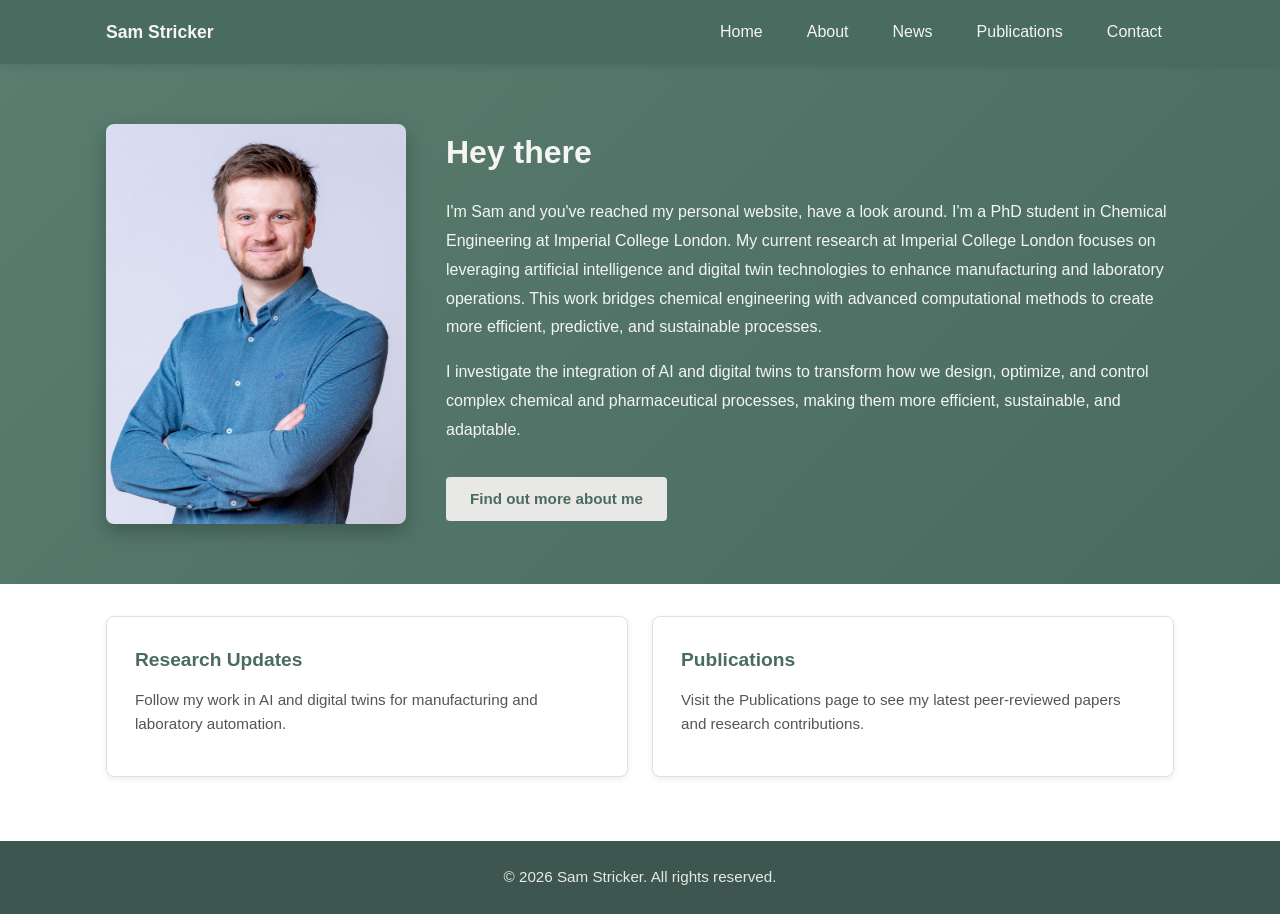
<file: index.html>
<!DOCTYPE html>
<html>

<head>
    <meta charset="utf-8">
    <meta http-equiv="X-UA-Compatible" content="IE=edge">
    <title>Sam Stricker</title>
    <meta name="description" content="Sam Stricker's Website">
    <meta name="viewport" content="width=device-width, initial-scale=1">
    <link rel="stylesheet" href="style.css">
</head>

<body>
    <header class="site-header">
        <div class="container header-inner">
            <a href="index.html" class="logo">Sam Stricker</a>

            <nav id="main-nav" class="main-nav" role="navigation" aria-label="Main Navigation">
                <ul>
                    <li><a href="index.html">Home</a></li>
                    <li><a href="about.html">About</a></li>
                    <li><a href="news.html">News</a></li>
                    <li><a href="publications.html">Publications</a></li>
                    <li><a href="contact.html">Contact</a></li>
                </ul>
            </nav>

            <button class="nav-toggle" aria-expanded="false" aria-controls="main-nav">Menu</button>
        </div>
    </header>

    <main id="home" class="hero">
        <div class="container">
            <div class="home-content">
                <div class="home-image">
                    <img src="img/profil.jpg" alt="Sam Stricker">
                </div>
                <div class="home-research">
                    <h2>Hey there</h2>
                    <p>I'm Sam and you've reached my personal website, have a look around. I'm a PhD student in Chemical
                        Engineering at
                        Imperial College London. My current research at Imperial College London focuses on leveraging
                        artificial
                        intelligence and
                        digital twin technologies to enhance manufacturing and laboratory operations. This work bridges
                        chemical engineering with advanced computational methods to create more efficient, predictive,
                        and sustainable processes.</p>
                    <p>I investigate the integration of AI and digital twins to transform how we design, optimize, and
                        control complex chemical and pharmaceutical processes, making them more efficient, sustainable,
                        and adaptable.</p>
                    <a href="about.html" class="btn-link">Find out more about me</a>
                </div>
            </div>
        </div>
    </main>

    <section class="page-section">
        <div class="container">
            <div class="cards-grid">
                <a href="news.html" class="card">
                    <h3>Research Updates</h3>
                    <p>Follow my work in AI and digital twins for manufacturing and laboratory automation.
                    </p>
                </a>
                <a href="publications.html" class="card">
                    <h3>Publications</h3>
                    <p>Visit the Publications page to see my latest peer-reviewed papers and research contributions.</p>
                </a>
            </div>
        </div>
    </section>

    <footer class="site-footer">
        <p>&copy; 2026 Sam Stricker. All rights reserved.</p>
    </footer>

    <script>
        (function () {
            const navToggle = document.querySelector('.nav-toggle');
            const navList = document.querySelector('.main-nav ul');
            if (!navToggle || !navList) return;
            function updateNavDisplay() {
                if (window.innerWidth > 700) {
                    navList.style.display = '';
                    navList.style.flexDirection = '';
                    navToggle.setAttribute('aria-expanded', 'false');
                } else {
                    const expanded = navToggle.getAttribute('aria-expanded') === 'true';
                    navList.style.display = expanded ? 'flex' : 'none';
                    navList.style.flexDirection = 'column';
                }
            }
            navToggle.addEventListener('click', function () {
                const expanded = this.getAttribute('aria-expanded') === 'true';
                this.setAttribute('aria-expanded', String(!expanded));
                updateNavDisplay();
            });
            window.addEventListener('resize', updateNavDisplay);
            updateNavDisplay();
        })();
    </script>
</body>

</html>
</file>
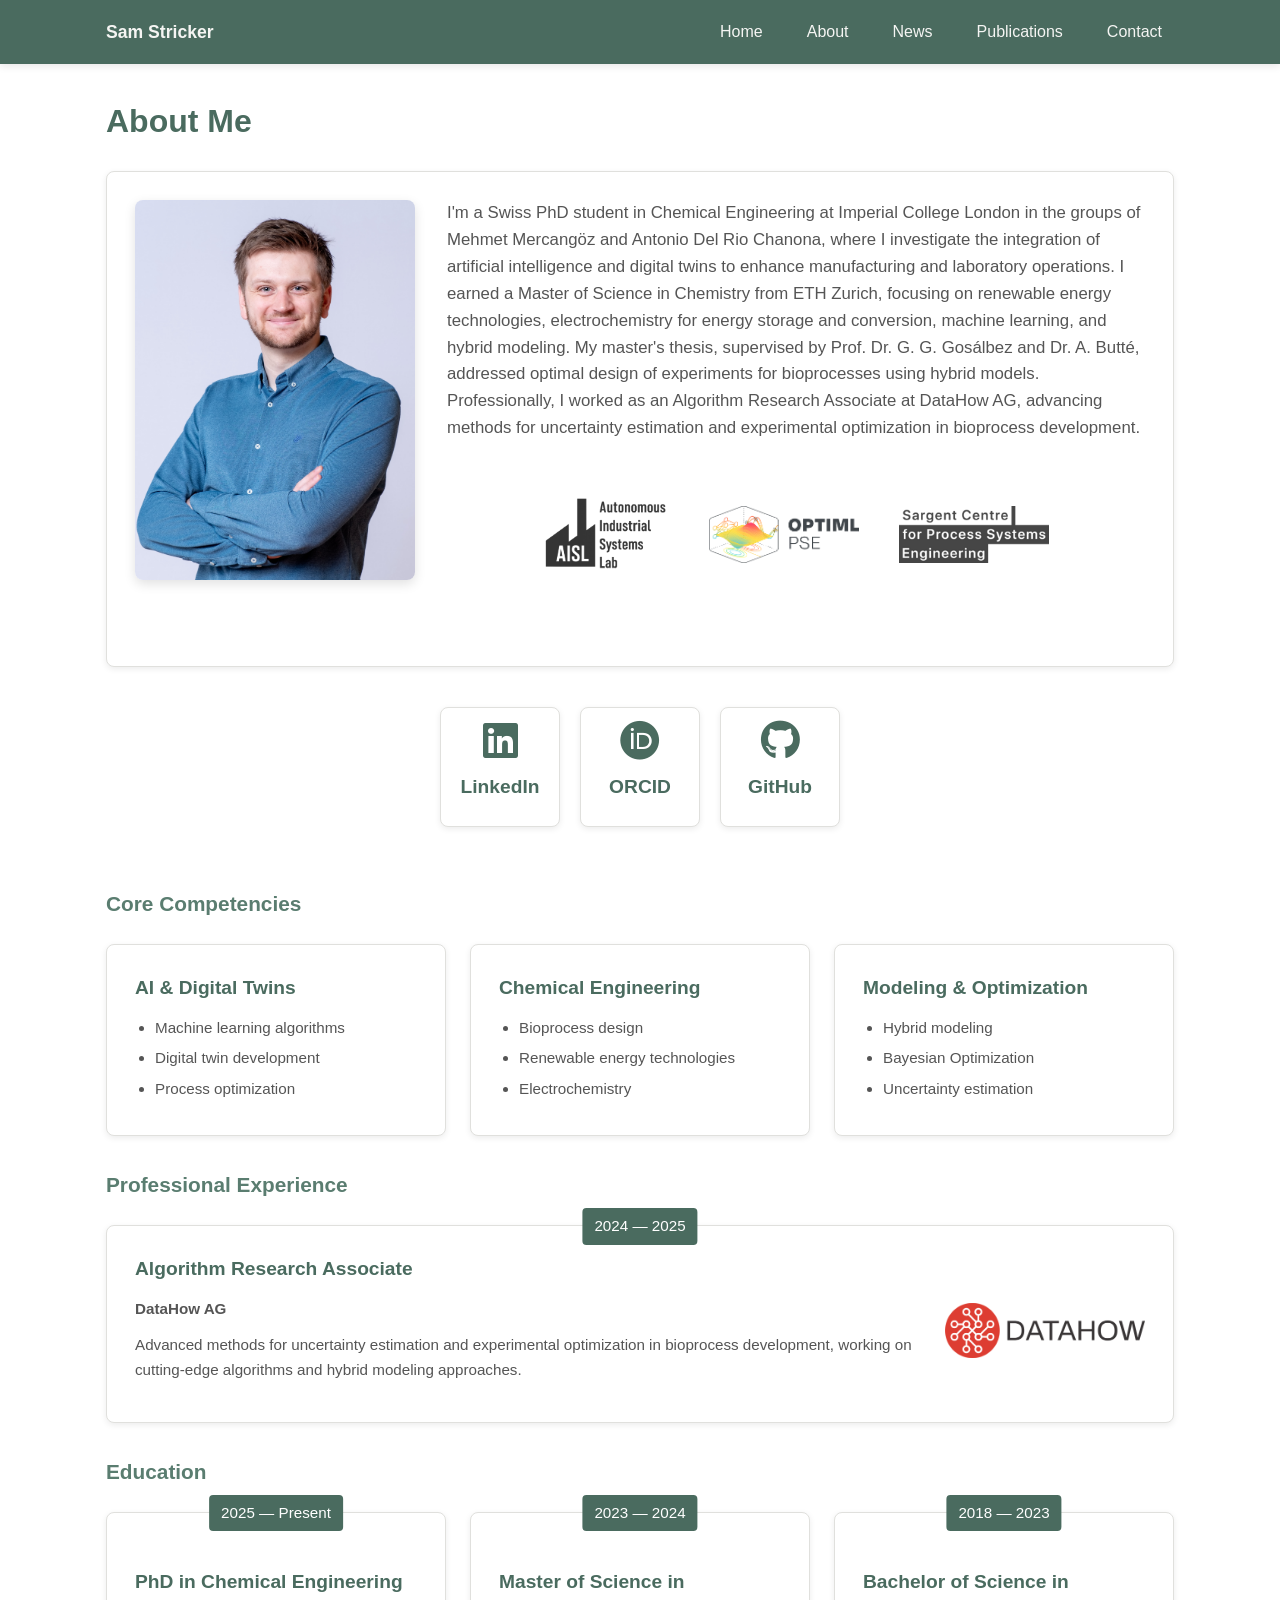
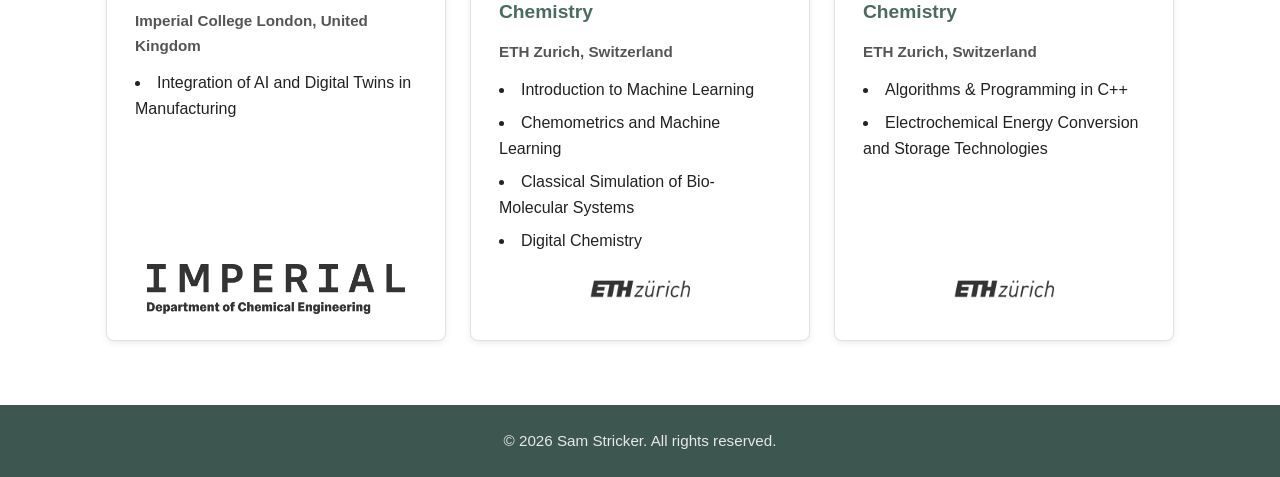
<file: about.html>
<!DOCTYPE html>
<html>

<head>
    <meta charset="utf-8">
    <meta http-equiv="X-UA-Compatible" content="IE=edge">
    <title>About — Sam Stricker</title>
    <meta name="description" content="About Sam Stricker">
    <meta name="viewport" content="width=device-width, initial-scale=1">
    <link rel="stylesheet" href="style.css">
    <link rel="stylesheet" href="https://cdnjs.cloudflare.com/ajax/libs/font-awesome/6.4.0/css/all.min.css">
</head>

<body>
    <header class="site-header">
        <div class="container header-inner">
            <a href="index.html" class="logo">Sam Stricker</a>

            <nav id="main-nav" class="main-nav" role="navigation" aria-label="Main Navigation">
                <ul>
                    <li><a href="index.html">Home</a></li>
                    <li><a href="about.html">About</a></li>
                    <li><a href="news.html">News</a></li>
                    <li><a href="publications.html">Publications</a></li>
                    <li><a href="contact.html">Contact</a></li>
                </ul>
            </nav>

            <button class="nav-toggle" aria-expanded="false" aria-controls="main-nav">Menu</button>
        </div>
    </header>

    <main class="page-section">
        <div class="container">
            <h2>About Me</h2>

            <div class="intro-section card">
                <div class="intro-image">
                    <img src="img/profil.jpg" alt="Sam Stricker">
                </div>
                <div class="intro-text">
                    <p>I'm a Swiss PhD student in Chemical Engineering at Imperial College London in the groups of
                        Mehmet Mercangöz and Antonio Del Rio Chanona, where I investigate the integration of artificial
                        intelligence and digital twins to enhance manufacturing and laboratory operations. I earned a
                        Master of Science in Chemistry from ETH Zurich, focusing on renewable energy technologies,
                        electrochemistry for energy storage and conversion, machine learning, and hybrid modeling. My
                        master's thesis, supervised by Prof. Dr. G. G. Gosálbez and Dr. A. Butté, addressed optimal
                        design of experiments for bioprocesses using hybrid models. Professionally, I worked as an
                        Algorithm Research Associate at DataHow AG, advancing methods for uncertainty estimation and
                        experimental optimization in bioprocess development.</p>
                    <div class="logos-section">
                        <div class="logo-item">
                            <a href="https://www.imperial.ac.uk/chemical-engineering/" target="_blank"
                                rel="noopener noreferrer">
                                <img src="img/AISL_logo.png" alt="Autonomous Industrial Systems Lab">
                            </a>
                        </div>
                        <div class="logo-item">
                            <a href="https://www.optimlpse.co.uk" target="_blank" rel="noopener noreferrer">
                                <img src="img/OptiML_landscape.png" alt="OptiML PSE">
                            </a>
                        </div>
                        <div class="logo-item">
                            <a href="https://sargentcentre.org" target="_blank" rel="noopener noreferrer">
                                <img src="img/Sargent-Centre-Logo.png"
                                    alt="Sargent Centre for Process Systems Engineering">
                            </a>
                        </div>
                    </div>

                </div>
            </div>

            <div class="social-cards">
                <div class="card social-card">
                    <a href="https://www.linkedin.com/in/strickersam/" target="_blank" rel="noopener noreferrer">
                        <i class="fab fa-linkedin"></i>
                        <h3>LinkedIn</h3>
                    </a>
                </div>
                <div class="card social-card">
                    <a href="https://orcid.org/0009-0008-2261-8430" target="_blank" rel="noopener noreferrer">
                        <i class="fab fa-orcid"></i>
                        <h3>ORCID</h3>
                    </a>
                </div>
                <div class="card social-card">
                    <a href="https://github.com/samstricker" target="_blank" rel="noopener noreferrer">
                        <i class="fab fa-github"></i>
                        <h3>GitHub</h3>
                    </a>
                </div>
            </div>

            <!-- Core Competencies -->
            <h3>Core Competencies</h3>
            <div class="cards-grid">
                <div class="card">
                    <h3>AI & Digital Twins</h3>
                    <ul>
                        <li>Machine learning algorithms</li>
                        <li>Digital twin development</li>
                        <li>Process optimization</li>
                    </ul>
                </div>
                <div class="card">
                    <h3>Chemical Engineering</h3>
                    <ul>
                        <li>Bioprocess design</li>
                        <li>Renewable energy technologies</li>
                        <li>Electrochemistry</li>
                    </ul>
                </div>
                <div class="card">
                    <h3>Modeling & Optimization</h3>
                    <ul>
                        <li>Hybrid modeling</li>
                        <li>Bayesian Optimization</li>
                        <li>Uncertainty estimation</li>
                    </ul>
                </div>
            </div>

            <!-- Professional Experience -->
            <h3>Professional Experience</h3>
            <div class="card card-with-logo">
                <div class="card-content">
                    <div class="card-header">
                        <p class="card-date">2024 — 2025</p>
                        <h3 style="margin-top: 0; margin-bottom: 0;">Algorithm Research Associate</h3>
                    </div>
                    <p class="card-subtitle">DataHow AG</p>
                    <p>Advanced methods for uncertainty estimation and experimental optimization in bioprocess
                        development,
                        working on cutting-edge algorithms and hybrid modeling approaches.</p>
                </div>
                <div class="card-logo">
                    <a href="https://www.datahow.ch/" target="_blank" rel="noopener noreferrer">
                        <img src="img/DataHowLogo.png" alt="DataHow AG">
                    </a>
                </div>
            </div>

            <!-- Education -->
            <h3>Education</h3>
            <div class="cards-grid">
                <div class="card">
                    <div class="card-header">
                        <p class="card-date">2025 — Present</p>
                        <br>
                        <h3>PhD in Chemical Engineering</h3>
                    </div>
                    <p class="card-subtitle">Imperial College London, United Kingdom</p>
                    <li>Integration of AI and Digital Twins in Manufacturing</li>
                    <div class="card-institution-logo">
                        <a href="https://www.imperial.ac.uk/chemical-engineering/" target="_blank"
                            rel="noopener noreferrer">
                            <img src="img/Dep_Chem_Eng_sub_brand_large_RGB_black.png" alt="Imperial College London">
                        </a>
                    </div>
                </div>
                <div class="card">
                    <div class="card-header">
                        <br>
                        <h3>Master of Science in Chemistry</h3>
                        <p class="card-date">2023 — 2024</p>
                    </div>
                    <p class="card-subtitle">ETH Zurich, Switzerland</p>
                    <li>Introduction to Machine Learning</li>
                    <li>Chemometrics and Machine Learning</li>
                    <li>Classical Simulation of Bio-Molecular Systems</li>
                    <li>Digital Chemistry</li>
                    <div class="card-institution-logo">
                        <a href="https://chab.ethz.ch/en/" target="_blank" rel="noopener noreferrer">
                            <img src="img/eth_logo.png" alt="ETH Zurich">
                        </a>
                    </div>
                </div>
                <div class="card">
                    <div class="card-header">
                        <br>
                        <h3>Bachelor of Science in Chemistry</h3>
                        <p class="card-date">2018 — 2023</p>
                    </div>
                    <p class="card-subtitle">ETH Zurich, Switzerland</p>
                    <li>Algorithms & Programming in C++</li>
                    <li>Electrochemical Energy Conversion and Storage Technologies</li>
                    <div class="card-institution-logo">
                        <a href="https://chab.ethz.ch/en/" target="_blank" rel="noopener noreferrer">
                            <img src="img/eth_logo.png" alt="ETH Zurich">
                        </a>
                    </div>
                </div>
            </div>




        </div>
    </main>

    <footer class="site-footer">
        <p>&copy; 2026 Sam Stricker. All rights reserved.</p>
    </footer>

    <script>
        (function () {
            const navToggle = document.querySelector('.nav-toggle');
            const navList = document.querySelector('.main-nav ul');
            if (!navToggle || !navList) return;
            function updateNavDisplay() {
                if (window.innerWidth > 700) {
                    navList.style.display = '';
                    navList.style.flexDirection = '';
                    navToggle.setAttribute('aria-expanded', 'false');
                } else {
                    const expanded = navToggle.getAttribute('aria-expanded') === 'true';
                    navList.style.display = expanded ? 'flex' : 'none';
                    navList.style.flexDirection = 'column';
                }
            }
            navToggle.addEventListener('click', function () {
                const expanded = this.getAttribute('aria-expanded') === 'true';
                this.setAttribute('aria-expanded', String(!expanded));
                updateNavDisplay();
            });
            window.addEventListener('resize', updateNavDisplay);
            updateNavDisplay();
        })();
    </script>
</body>

</html>
</file>
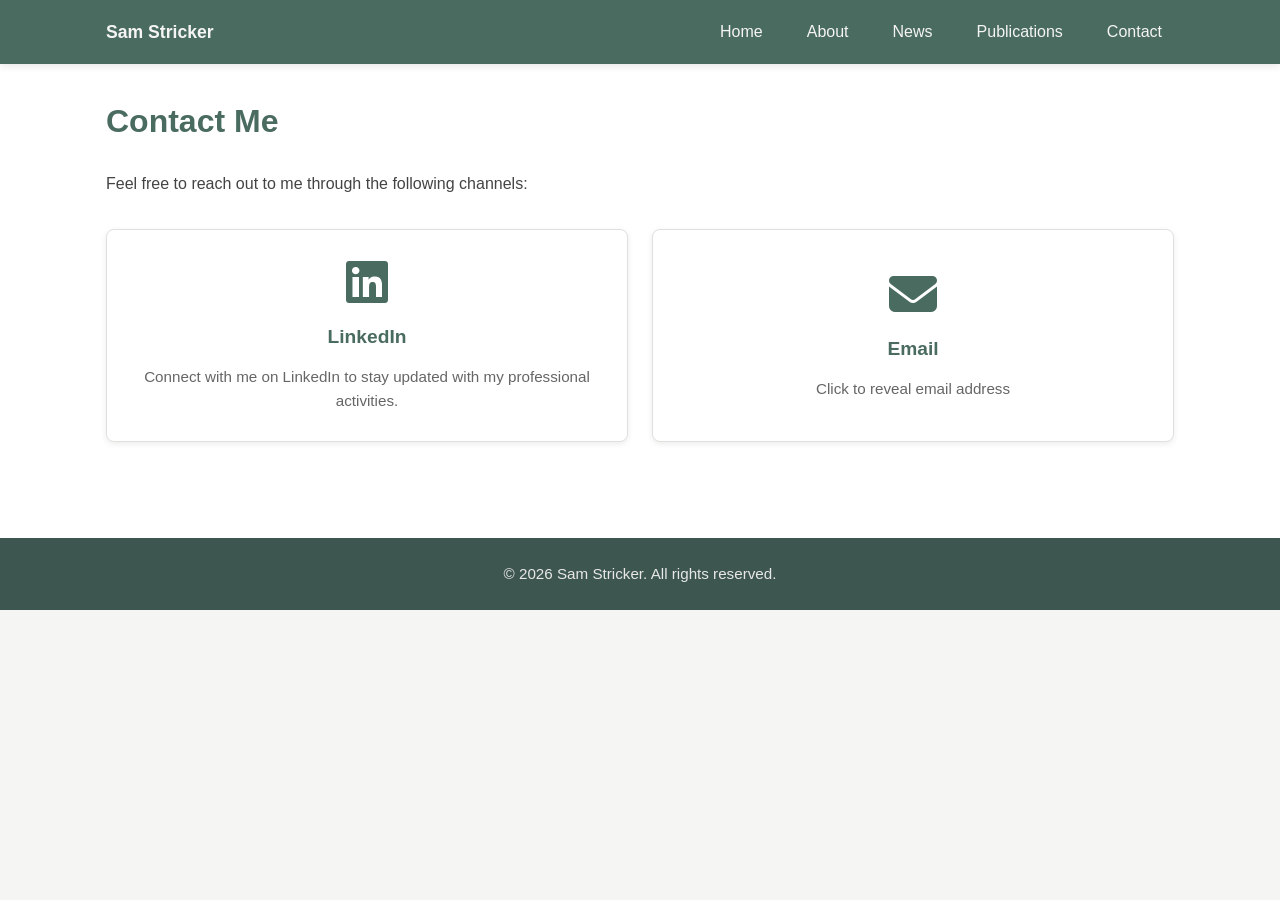
<file: contact.html>
<!DOCTYPE html>
<html>

<head>
    <meta charset="utf-8">
    <meta http-equiv="X-UA-Compatible" content="IE=edge">
    <title>Contact — Sam Stricker</title>
    <meta name="description" content="Contact Sam Stricker">
    <meta name="viewport" content="width=device-width, initial-scale=1">
    <link rel="stylesheet" href="style.css">
    <link rel="stylesheet" href="https://cdnjs.cloudflare.com/ajax/libs/font-awesome/6.4.0/css/all.min.css">
</head>

<body>
    <header class="site-header">
        <div class="container header-inner">
            <a href="index.html" class="logo">Sam Stricker</a>

            <nav id="main-nav" class="main-nav" role="navigation" aria-label="Main Navigation">
                <ul>
                    <li><a href="index.html">Home</a></li>
                    <li><a href="about.html">About</a></li>
                    <li><a href="news.html">News</a></li>
                    <li><a href="publications.html">Publications</a></li>
                    <li><a href="contact.html">Contact</a></li>
                </ul>
            </nav>

            <button class="nav-toggle" aria-expanded="false" aria-controls="main-nav">Menu</button>
        </div>
    </header>

    <main class="page-section">
        <div class="container">
            <h2>Contact Me</h2>
            <p>Feel free to reach out to me through the following channels:</p>

            <div class="contact-cards">
                <div class="card contact-card">
                    <a href="https://www.linkedin.com/in/strickersam/" target="_blank" rel="noopener noreferrer">
                        <i class="fab fa-linkedin"></i>
                        <h3>LinkedIn</h3>
                        <p>Connect with me on LinkedIn to stay updated with my professional activities.</p>
                    </a>
                </div>
                <div class="card contact-card">
                    <a href="javascript:void(0)" onclick="revealEmail()" class="email-toggle">
                        <i class="fas fa-envelope"></i>
                        <h3>Email</h3>
                        <p id="email-display">Click to reveal email address</p>
                    </a>
                </div>
            </div>
        </div>
    </main>

    <footer class="site-footer">
        <p>&copy; 2026 Sam Stricker. All rights reserved.</p>
    </footer>

    <script>
        // Email reveal function
        function revealEmail() {
            const emailDisplay = document.getElementById('email-display');
            const email = 'sam' + 'uel.' + 'str' + 'icker25' + '@' + 'imperial.ac.uk';
            if (emailDisplay.textContent === 'Click to reveal email address') {
                emailDisplay.textContent = email;
                emailDisplay.style.fontWeight = 'bold';
            } else {
                emailDisplay.textContent = 'Click to reveal email address';
                emailDisplay.style.fontWeight = 'normal';
            }
        }

        // Navigation toggle
        (function () {
            const navToggle = document.querySelector('.nav-toggle');
            const navList = document.querySelector('.main-nav ul');
            if (!navToggle || !navList) return;
            function updateNavDisplay() {
                if (window.innerWidth > 700) {
                    navList.style.display = '';
                    navList.style.flexDirection = '';
                    navToggle.setAttribute('aria-expanded', 'false');
                } else {
                    const expanded = navToggle.getAttribute('aria-expanded') === 'true';
                    navList.style.display = expanded ? 'flex' : 'none';
                    navList.style.flexDirection = 'column';
                }
            }
            navToggle.addEventListener('click', function () {
                const expanded = this.getAttribute('aria-expanded') === 'true';
                this.setAttribute('aria-expanded', String(!expanded));
                updateNavDisplay();
            });
            window.addEventListener('resize', updateNavDisplay);
            updateNavDisplay();
        })();
    </script>
</body>

</html>
</file>
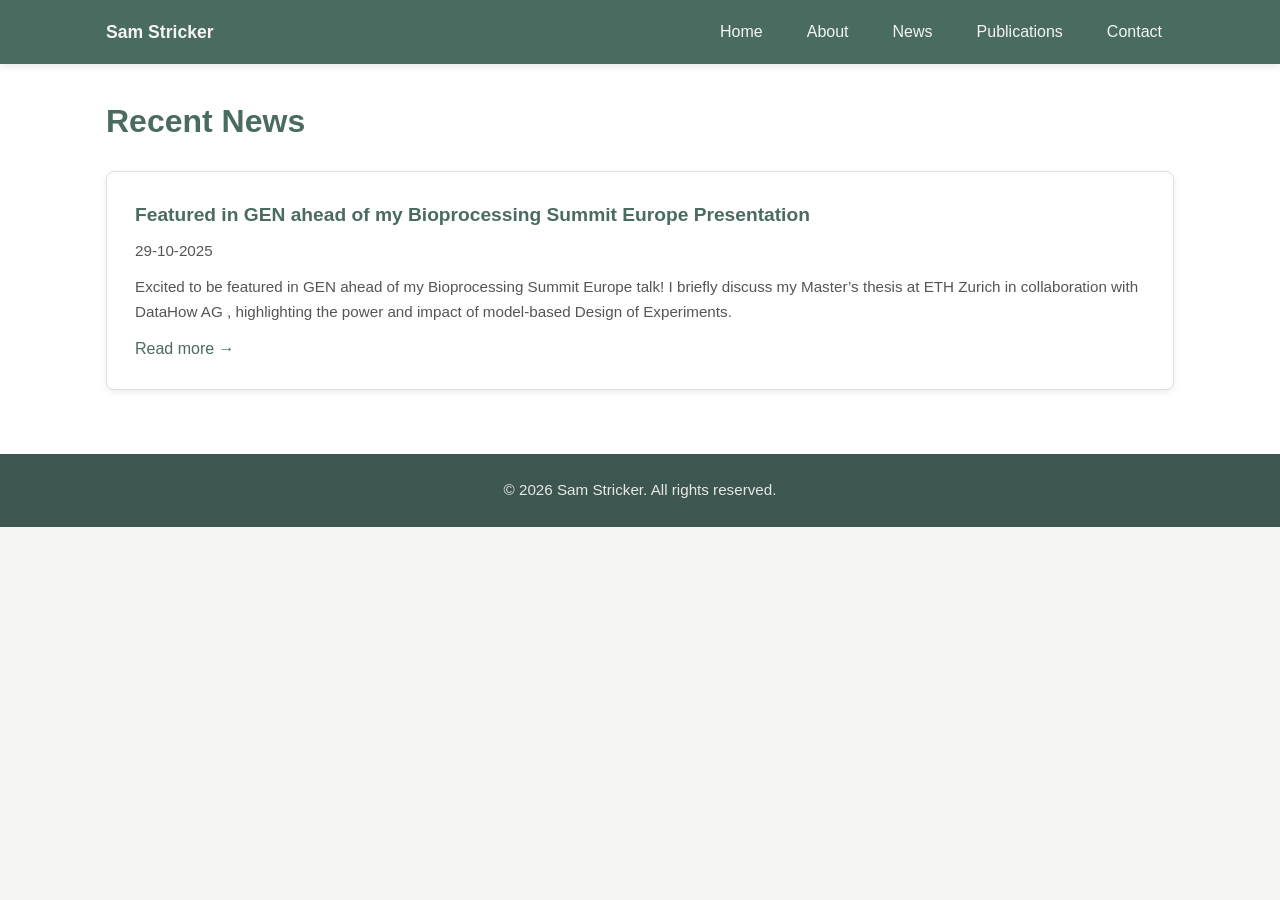
<file: news.html>
<!DOCTYPE html>
<html>

<head>
    <meta charset="utf-8">
    <meta http-equiv="X-UA-Compatible" content="IE=edge">
    <title>News — Sam Stricker</title>
    <meta name="description" content="News and updates from Sam Stricker">
    <meta name="viewport" content="width=device-width, initial-scale=1">
    <link rel="stylesheet" href="style.css">
</head>

<body>
    <header class="site-header">
        <div class="container header-inner">
            <a href="index.html" class="logo">Sam Stricker</a>

            <nav id="main-nav" class="main-nav" role="navigation" aria-label="Main Navigation">
                <ul>
                    <li><a href="index.html">Home</a></li>
                    <li><a href="about.html">About</a></li>
                    <li><a href="news.html">News</a></li>
                    <li><a href="publications.html">Publications</a></li>
                    <li><a href="contact.html">Contact</a></li>
                </ul>
            </nav>

            <button class="nav-toggle" aria-expanded="false" aria-controls="main-nav">Menu</button>
        </div>
    </header>

    <main class="page-section">
        <div class="container">
            <h2>Recent News</h2>

            <div id="news-container" class="cards-grid">
                <!-- News cards will be populated from CSV -->
            </div>
        </div>
    </main>

    <footer class="site-footer">
        <p>&copy; 2026 Sam Stricker. All rights reserved.</p>
    </footer>

    <script>
        // CSV Parsing and Card Generation
        async function loadNewsFromCSV() {
            try {
                const response = await fetch('data/news_data.csv');
                const csvText = await response.text();
                const rows = parseCSV(csvText);
                const newsContainer = document.getElementById('news-container');

                // Skip header row and create cards for each data row
                rows.slice(1).forEach(row => {
                    if (row.length >= 5) {
                        const [title, date, text, imagePath, link] = row;
                        const card = createNewsCard(title, date, text, imagePath, link);
                        newsContainer.appendChild(card);
                    }
                });
            } catch (error) {
                console.error('Error loading news CSV:', error);
                document.getElementById('news-container').innerHTML =
                    '<p>Unable to load news at this time.</p>';
            }
        }

        function parseCSV(text) {
            const rows = [];
            let currentRow = [];
            let currentCell = '';
            let insideQuotes = false;

            for (let i = 0; i < text.length; i++) {
                const char = text[i];
                const nextChar = text[i + 1];

                if (char === '"') {
                    if (insideQuotes && nextChar === '"') {
                        currentCell += '"';
                        i++;
                    } else {
                        insideQuotes = !insideQuotes;
                    }
                } else if (char === ',' && !insideQuotes) {
                    currentRow.push(currentCell.trim());
                    currentCell = '';
                } else if ((char === '\n' || char === '\r') && !insideQuotes) {
                    if (currentCell || currentRow.length > 0) {
                        currentRow.push(currentCell.trim());
                        if (currentRow.some(cell => cell.length > 0)) {
                            rows.push(currentRow);
                        }
                        currentRow = [];
                        currentCell = '';
                    }
                    if (char === '\r' && nextChar === '\n') {
                        i++;
                    }
                } else {
                    currentCell += char;
                }
            }

            if (currentCell || currentRow.length > 0) {
                currentRow.push(currentCell.trim());
                if (currentRow.some(cell => cell.length > 0)) {
                    rows.push(currentRow);
                }
            }

            return rows;
        }

        function createNewsCard(title, date, text, imagePath, link) {
            const card = document.createElement('div');
            card.className = 'card news-card';

            const imageHtml = imagePath ? `<img src="${imagePath}" alt="${title}" class="news-card-image">` : '';

            card.innerHTML = `
                ${imageHtml}
                <div class="news-card-content">
                    <h3>${title}</h3>
                    <p class="news-date">${date}</p>
                    <p>${text}</p>
                    <a href="${link}" target="_blank" rel="noopener noreferrer" class="news-link">Read more →</a>
                </div>
            `;

            return card;
        }

        // Navigation toggle
        (function () {
            const navToggle = document.querySelector('.nav-toggle');
            const navList = document.querySelector('.main-nav ul');
            if (!navToggle || !navList) return;
            function updateNavDisplay() {
                if (window.innerWidth > 700) {
                    navList.style.display = '';
                    navList.style.flexDirection = '';
                    navToggle.setAttribute('aria-expanded', 'false');
                } else {
                    const expanded = navToggle.getAttribute('aria-expanded') === 'true';
                    navList.style.display = expanded ? 'flex' : 'none';
                    navList.style.flexDirection = 'column';
                }
            }
            navToggle.addEventListener('click', function () {
                const expanded = this.getAttribute('aria-expanded') === 'true';
                this.setAttribute('aria-expanded', String(!expanded));
                updateNavDisplay();
            });
            window.addEventListener('resize', updateNavDisplay);
            updateNavDisplay();
        })();

        // Load news when page loads
        document.addEventListener('DOMContentLoaded', loadNewsFromCSV);
    </script>
</body>

</html>
</file>
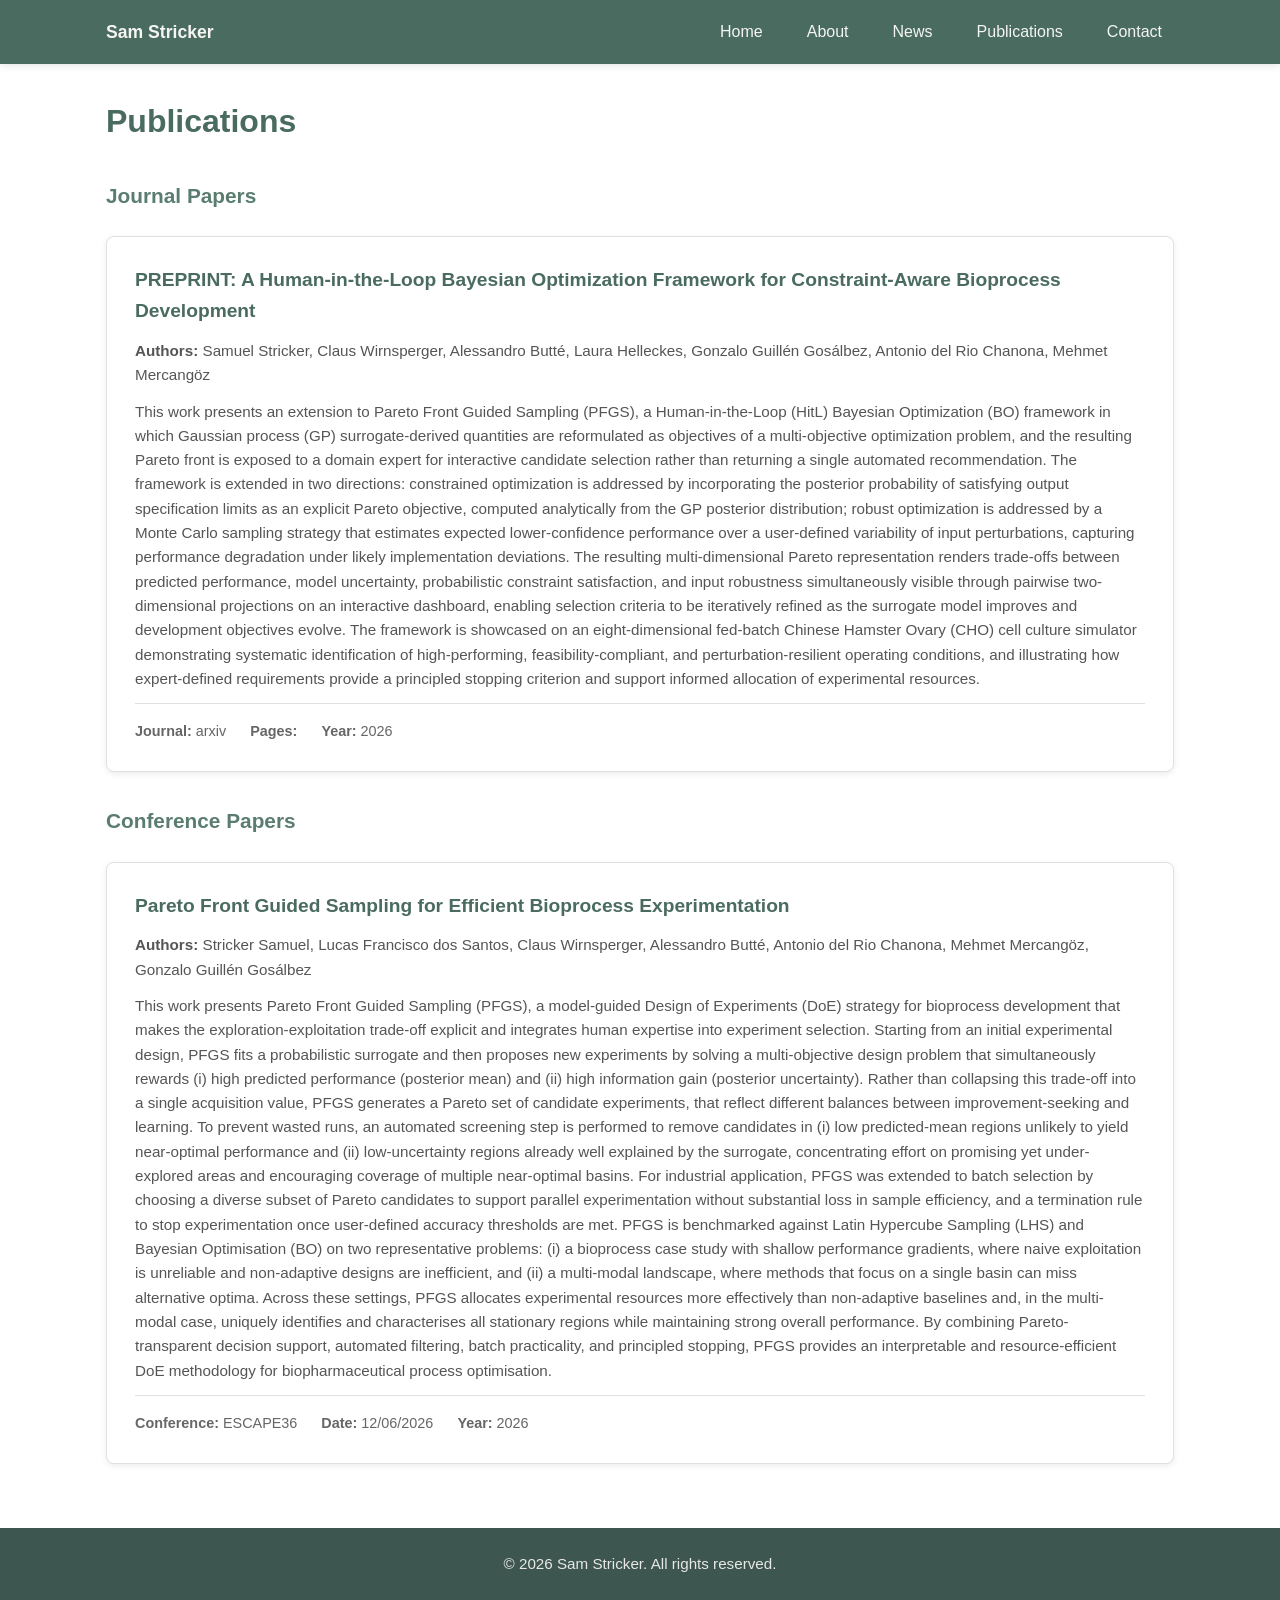
<file: publications.html>
<!DOCTYPE html>
<html>

<head>
    <meta charset="utf-8">
    <meta http-equiv="X-UA-Compatible" content="IE=edge">
    <title>Publications — Sam Stricker</title>
    <meta name="description" content="Publications by Sam Stricker">
    <meta name="viewport" content="width=device-width, initial-scale=1">
    <link rel="stylesheet" href="style.css">
</head>

<body>
    <header class="site-header">
        <div class="container header-inner">
            <a href="index.html" class="logo">Sam Stricker</a>

            <nav id="main-nav" class="main-nav" role="navigation" aria-label="Main Navigation">
                <ul>
                    <li><a href="index.html">Home</a></li>
                    <li><a href="about.html">About</a></li>
                    <li><a href="news.html">News</a></li>
                    <li><a href="publications.html">Publications</a></li>
                    <li><a href="contact.html">Contact</a></li>
                </ul>
            </nav>

            <button class="nav-toggle" aria-expanded="false" aria-controls="main-nav">Menu</button>
        </div>
    </header>

    <main class="page-section">
        <div class="container">
            <h2>Publications</h2>

            <h3>Journal Papers</h3>
            <div id="publications-container">
                <!-- Publications will be populated from CSV -->
            </div>

            <div id="conference-section" style="display: none;">
                <h3>Conference Papers</h3>
                <div id="conference-publications-container">
                    <!-- Conference papers will be populated from CSV -->
                </div>
            </div>
        </div>
    </main>

    <footer class="site-footer">
        <p>&copy; 2026 Sam Stricker. All rights reserved.</p>
    </footer>

    <script>
        // CSV Parsing and Card Generation
        async function loadPublicationsFromCSV() {
            try {
                const response = await fetch('data/journal_papers.csv');
                const csvText = await response.text();
                const rows = parseCSV(csvText);
                const container = document.getElementById('publications-container');

                // Check if there are any publications (more than just the header)
                if (rows.length <= 1) {
                    container.innerHTML = '<p>I\'m working on some publications. They will be here as soon as they are published.</p>';
                    return;
                }

                // Skip header row and create cards for each data row
                rows.slice(1).forEach(row => {
                    if (row.length >= 8) {
                        const [title, imagePath, authors, text, journal, page, year, link] = row;
                        const card = createPublicationCard(title, imagePath, authors, text, journal, page, year, link);
                        container.appendChild(card);
                    }
                });
            } catch (error) {
                console.error('Error loading publications CSV:', error);
                document.getElementById('publications-container').innerHTML =
                    '<p>Unable to load publications at this time.</p>';
            }
        }

        function parseCSV(text) {
            const rows = [];
            let currentRow = [];
            let currentCell = '';
            let insideQuotes = false;

            for (let i = 0; i < text.length; i++) {
                const char = text[i];
                const nextChar = text[i + 1];

                if (char === '"') {
                    if (insideQuotes && nextChar === '"') {
                        currentCell += '"';
                        i++;
                    } else {
                        insideQuotes = !insideQuotes;
                    }
                } else if (char === ',' && !insideQuotes) {
                    currentRow.push(currentCell.trim());
                    currentCell = '';
                } else if ((char === '\n' || char === '\r') && !insideQuotes) {
                    if (currentCell || currentRow.length > 0) {
                        currentRow.push(currentCell.trim());
                        if (currentRow.some(cell => cell.length > 0)) {
                            rows.push(currentRow);
                        }
                        currentRow = [];
                        currentCell = '';
                    }
                    if (char === '\r' && nextChar === '\n') {
                        i++;
                    }
                } else {
                    currentCell += char;
                }
            }

            if (currentCell || currentRow.length > 0) {
                currentRow.push(currentCell.trim());
                if (currentRow.some(cell => cell.length > 0)) {
                    rows.push(currentRow);
                }
            }

            return rows;
        }

        function createPublicationCard(title, imagePath, authors, text, journal, page, year, link) {
            const cardLink = document.createElement('a');
            cardLink.href = link;
            cardLink.target = '_blank';
            cardLink.rel = 'noopener noreferrer';
            cardLink.className = 'publication-card-link';

            const card = document.createElement('div');
            card.className = 'publication-card card';

            const imageHtml = imagePath ? `<img src="${imagePath}" alt="${title}" class="publication-image">` : '';

            card.innerHTML = `
                <div class="publication-content">
                    <h3>${title}</h3>
                    <p class="publication-authors"><strong>Authors:</strong> ${authors}</p>
                    <p>${text}</p>
                    <div class="publication-details">
                        <p><strong>Journal:</strong> ${journal}</p>
                        <p><strong>Pages:</strong> ${page}</p>
                        <p><strong>Year:</strong> ${year}</p>
                    </div>
                </div>
                ${imageHtml}
            `;

            cardLink.appendChild(card);
            return cardLink;
        }

        // Navigation toggle
        (function () {
            const navToggle = document.querySelector('.nav-toggle');
            const navList = document.querySelector('.main-nav ul');
            if (!navToggle || !navList) return;
            function updateNavDisplay() {
                if (window.innerWidth > 700) {
                    navList.style.display = '';
                    navList.style.flexDirection = '';
                    navToggle.setAttribute('aria-expanded', 'false');
                } else {
                    const expanded = navToggle.getAttribute('aria-expanded') === 'true';
                    navList.style.display = expanded ? 'flex' : 'none';
                    navList.style.flexDirection = 'column';
                }
            }
            navToggle.addEventListener('click', function () {
                const expanded = this.getAttribute('aria-expanded') === 'true';
                this.setAttribute('aria-expanded', String(!expanded));
                updateNavDisplay();
            });
            window.addEventListener('resize', updateNavDisplay);
            updateNavDisplay();
        })();

        // Load conference papers from CSV
        async function loadConferencePapersFromCSV() {
            try {
                const response = await fetch('data/conference_papers.csv');
                const csvText = await response.text();
                const rows = parseCSV(csvText);
                const conferenceSection = document.getElementById('conference-section');
                const container = document.getElementById('conference-publications-container');

                // Check if there are any conference papers (more than just the header)
                if (rows.length <= 1) {
                    // Don't display anything if empty
                    conferenceSection.style.display = 'none';
                    return;
                }

                // Show section if there is data
                conferenceSection.style.display = 'block';

                // Skip header row and create cards for each data row
                rows.slice(1).forEach(row => {
                    if (row.length >= 8) {
                        const [title, imagePath, authors, text, conference, date, year, link] = row;
                        const card = createConferencePaperCard(title, imagePath, authors, text, conference, date, year, link);
                        container.appendChild(card);
                    }
                });
            } catch (error) {
                console.error('Error loading conference papers CSV:', error);
                document.getElementById('conference-section').style.display = 'none';
            }
        }

        function createConferencePaperCard(title, imagePath, authors, text, conference, date, year, link) {
            const cardLink = document.createElement('a');
            cardLink.href = link;
            cardLink.target = '_blank';
            cardLink.rel = 'noopener noreferrer';
            cardLink.className = 'publication-card-link';

            const card = document.createElement('div');
            card.className = 'publication-card card';

            const imageHtml = imagePath ? `<img src="${imagePath}" alt="${title}" class="publication-image">` : '';

            card.innerHTML = `
                <div class="publication-content">
                    <h3>${title}</h3>
                    <p class="publication-authors"><strong>Authors:</strong> ${authors}</p>
                    <p>${text}</p>
                    <div class="publication-details">
                        <p><strong>Conference:</strong> ${conference}</p>
                        <p><strong>Date:</strong> ${date}</p>
                        <p><strong>Year:</strong> ${year}</p>
                    </div>
                </div>
                ${imageHtml}
            `;

            cardLink.appendChild(card);
            return cardLink;
        }

        // Load publications when page loads
        document.addEventListener('DOMContentLoaded', function () {
            loadPublicationsFromCSV();
            loadConferencePapersFromCSV();
        });
    </script>
</body>

</html>
</file>
<file: style.css>
/* Basic layout and reset */
* {
	box-sizing: border-box;
	margin: 0;
	padding: 0;
}

body {
	font-family: -apple-system, BlinkMacSystemFont, 'Segoe UI', Roboto, Arial, sans-serif;
	color: #222;
	line-height: 1.6;
	background-color: #f5f5f3;
}

.container {
	max-width: 1100px;
	margin: 0 auto;
	padding: 0 16px;
}

/* Header / Navigation */
.site-header {
	background: #4a6b5f;
	box-shadow: 0 2px 8px rgba(0, 0, 0, 0.1);
	position: sticky;
	top: 0;
	z-index: 50;
}

.header-inner {
	display: flex;
	align-items: center;
	justify-content: space-between;
	height: 64px;
}

.logo {
	font-weight: 700;
	color: #f5f5f3;
	text-decoration: none;
	font-size: 1.1rem;
}

.logo:hover {
	text-decoration: none;
}

.main-nav ul {
	list-style: none;
	display: flex;
	gap: 20px;
	align-items: center;
}

.main-nav a {
	text-decoration: none;
	color: #f5f5f3;
	padding: 8px 12px;
	border-radius: 4px;
	border: none;
	transition: background-color 0.2s ease;
}

/* remove any visual separators (vertical bars) between items */
.main-nav li::before,
.main-nav li::after {
	display: none !important;
}

.main-nav a:hover {
	background: rgba(255, 255, 255, 0.15);
	text-decoration: none;
}

/* keep an accessible but subtle focus ring instead of default outline */
.main-nav a:focus {
	outline: 2px solid rgba(255, 255, 255, 0.4);
	outline-offset: 2px;
}

.nav-toggle {
	display: none;
	background: transparent;
	border: 1px solid #f5f5f3;
	padding: 8px 10px;
	border-radius: 6px;
	font-size: 0.95rem;
	color: #f5f5f3;
}

/* Hero */
.hero {
	position: relative;
	padding: 60px 0;
	background: linear-gradient(135deg, #5a7d70 0%, #4a6b5f 100%);
	overflow: hidden;
}

.hero .container {
	position: relative;
	z-index: 1;
}

.hero h1 {
	font-size: 2.5rem;
	margin-bottom: 16px;
	color: #f5f5f3;
}

.hero p {
	color: #e8e8e6;
	font-size: 1.1rem;
}

/* Home Page Content */
.home-content {
	display: grid;
	grid-template-columns: 300px 1fr;
	gap: 40px;
	align-items: center;
	margin-bottom: 0;
}

.home-image {
	width: 300px;
	height: 400px;
	border-radius: 8px;
	overflow: hidden;
	box-shadow: 0 8px 20px rgba(0, 0, 0, 0.25);
}

.home-image img {
	width: 100%;
	height: 100%;
	object-fit: cover;
	display: block;
}

.home-research {
	padding: 0;
}

.home-research h2 {
	color: #f5f5f3;
	margin-bottom: 20px;
	font-size: 2rem;
}

.home-research p {
	color: #f5f5f3;
	margin-bottom: 16px;
	line-height: 1.8;
	font-size: 1rem;
}

/* Link Button */
.btn-link {
	display: inline-block;
	margin-top: 16px;
	padding: 10px 24px;
	background: #e8e8e6;
	color: #4a6b5f;
	text-decoration: none;
	border-radius: 4px;
	font-weight: 600;
	font-size: 0.95rem;
	transition: background-color 0.2s ease, color 0.2s ease;
}

.btn-link:hover {
	background: #f5f5f3;
	color: #3d5650;
}

/* Social Cards */
.social-cards {
	display: flex;
	justify-content: center;
	gap: 20px;
	margin: 40px 0 60px 0;
	flex-wrap: nowrap;
}

.social-card {
	padding: 0;
	overflow: hidden;
	text-align: center;
	flex: 0 1 auto;
	width: 120px;
	height: 120px;
}

.social-card a {
	display: flex;
	flex-direction: column;
	align-items: center;
	justify-content: center;
	height: 100%;
	padding: 16px;
	text-decoration: none;
	color: inherit;
	transition: background-color 0.2s ease, transform 0.2s ease;
}

.social-card a:hover {
	background: transparent;
	text-decoration: none;
}

.social-card i {
	font-size: 2.5rem;
	color: #4a6b5f;
	margin-bottom: 12px;
	transition: color 0.2s ease;
}

.social-card a:hover i {
	color: #3d5650;
}

.social-card h3 {
	margin-top: 0;
	margin-bottom: 0;
	font-size: 1rem;
}

.social-card p {
	margin-bottom: 0;
	color: #666;
	font-size: 0.95rem;
}

@media (max-width: 768px) {
	.social-cards {
		flex-wrap: wrap;
	}

	.social-card {
		width: 100px;
		height: 100px;
	}

	.social-card i {
		font-size: 2rem;
	}
}

@media (max-width: 768px) {
	.home-content {
		grid-template-columns: 1fr;
		gap: 30px;
		align-items: start;
	}

	.home-image {
		width: 100%;
		max-width: 300px;
		height: 400px;
		margin: 0 auto;
	}

	.home-research h2 {
		font-size: 1.5rem;
	}
}

@media (max-width: 768px) {
	.home-content {
		grid-template-columns: 1fr;
		gap: 30px;
	}

	.home-image {
		width: 100%;
		max-width: 300px;
		height: 400px;
		margin: 0 auto;
	}
}

/* Page sections */
.page-section {
	padding: 32px 0 64px 0;
	background: #ffffff;
	margin-bottom: 0;
}

.page-section h2 {
	font-size: 2rem;
	margin-bottom: 24px;
	color: #4a6b5f;
}

.page-section h3 {
	font-size: 1.3rem;
	margin-top: 32px;
	margin-bottom: 24px;
	color: #5a7d70;
}

.page-section p {
	margin-bottom: 16px;
	color: #444;
}

.page-section ul,
.page-section ol {
	margin-left: 24px;
	margin-bottom: 16px;
}

.page-section li {
	margin-bottom: 8px;
}

/* Contact Form */
.contact-form {
	max-width: 600px;
}

/* Card Layout */
.cards-grid {
	display: grid;
	grid-template-columns: repeat(auto-fit, minmax(320px, 1fr));
	gap: 24px;
	margin: 0;
}

.card {
	background: #ffffff;
	border: 1px solid #e0e0dd;
	border-radius: 8px;
	padding: 28px;
	box-shadow: 0 2px 6px rgba(0, 0, 0, 0.08);
	transition: transform 0.2s ease, box-shadow 0.2s ease;
	display: flex;
	flex-direction: column;
	text-decoration: none;
	color: inherit;
	cursor: pointer;
	position: relative;
}

.card:hover {
	transform: translateY(-4px);
	box-shadow: 0 6px 12px rgba(0, 0, 0, 0.12);
}

.card h3 {
	margin-top: 0;
	margin-bottom: 12px;
	color: #4a6b5f;
	font-size: 1.2rem;
}

.card-subtitle {
	font-size: 0.95rem;
	color: #5a7d70;
	font-weight: 600;
	margin-bottom: 8px;
}

.card-date {
	font-size: 0.9rem;
	color: #ffffff !important;
	font-weight: 500;
	margin-bottom: 0;
	margin-top: 0;
	background: #4a6b5f;
	padding: 6px 12px;
	border-radius: 4px;
	white-space: nowrap;
	position: absolute;
	top: -18px;
	left: 50%;
	transform: translateX(-50%);
}

.card-header {
	display: block;
	margin-bottom: 12px;
}

.card-header h3 {
	margin: 0;
	color: #4a6b5f;
	font-size: 1.2rem;
}

.card p {
	margin-bottom: 12px;
	color: #555;
	font-size: 0.95rem;
}

.card ul {
	margin-left: 20px;
	margin-bottom: 0;
}

.card ul li {
	margin-bottom: 6px;
	font-size: 0.95rem;
	color: #555;
}

.intro-section {
	display: grid;
	grid-template-columns: 280px 1fr;
	gap: 32px;
	align-items: start;
	margin-bottom: 40px;
}

.intro-image {
	width: 280px;
	height: 380px;
	border-radius: 8px;
	overflow: hidden;
	box-shadow: 0 4px 12px rgba(0, 0, 0, 0.12);
}

.intro-image img {
	width: 100%;
	height: 100%;
	object-fit: cover;
	display: block;
}

.intro-text {
	display: flex;
	flex-direction: column;
	justify-content: center;
}

.intro-section p {
	font-size: 1.05rem;
	color: #555;
	margin-bottom: 16px;
}

@media (max-width: 768px) {
	.intro-section {
		grid-template-columns: 1fr;
		gap: 20px;
	}

	.intro-image {
		width: 100%;
		height: auto;
		max-width: 300px;
		margin: 0 auto;
	}
}

/* Logos Section */
.logos-section {
	display: flex;
	justify-content: center;
	align-items: center;
	gap: 40px;
	margin: 40px 0 60px 0;
	flex-wrap: wrap;
}

.logo-item {
	display: flex;
	align-items: center;
	justify-content: center;
	height: 80px;
}

.logo-item img {
	max-height: 80px;
	max-width: 150px;
	object-fit: contain;
	opacity: 0.8;
	transition: opacity 0.2s ease;
}

.logo-item img:hover {
	opacity: 1;
}

/* Card with Logo */
.card-with-logo {
	display: flex;
	flex-direction: row;
	align-items: flex-start;
	gap: 24px;
	position: relative;
}

.card-content {
	flex: 1;
}

.card-logo {
	flex-shrink: 0;
	height: 60px;
	width: auto;
	display: flex;
	align-items: center;
	justify-content: center;
	margin-top: 50px;
}

.card-logo img {
	max-height: 60px;
	max-width: 200px;
	object-fit: contain;
	opacity: 0.9;
	transition: opacity 0.2s ease;
}

.card-logo img:hover {
	opacity: 1;
}

/* Responsive: Stack logo below text on small screens */
@media (max-width: 700px) {
	.card-with-logo {
		flex-direction: column;
		align-items: center;
	}

	.card-logo {
		margin-top: 0;
		width: auto;
		height: 50px;
	}

	.card-logo img {
		max-height: 50px;
	}
}

/* Institution Logo in Cards */
.card-institution-logo {
	margin-top: auto;
	padding-top: 12px;
	display: flex;
	align-items: center;
	justify-content: center;
	height: 50px;
}

.card-institution-logo img {
	max-height: 50px;
	max-width: 100%;
	object-fit: contain;
	opacity: 0.8;
	transition: opacity 0.2s ease;
}

.card-institution-logo img:hover {
	opacity: 1;
}

@media (max-width: 768px) {
	.logos-section {
		gap: 20px;
		margin: 30px 0 40px 0;
	}

	.logo-item {
		height: 60px;
	}

	.logo-item img {
		max-height: 60px;
		max-width: 120px;
	}

	.form-group {
		margin-bottom: 20px;
	}

	.form-group label {
		display: block;
		margin-bottom: 8px;
		color: #4a6b5f;
		font-weight: 600;
	}

	.form-group input,
	.form-group textarea {
		width: 100%;
		padding: 10px 12px;
		border: 1px solid #ddd;
		border-radius: 4px;
		font-family: inherit;
		font-size: 1rem;
	}

	.form-group textarea {
		resize: vertical;
	}

	.form-group input:focus,
	.form-group textarea:focus {
		outline: 2px solid #5a7d70;
		outline-offset: 0;
		border-color: #5a7d70;
	}

	.btn {
		display: inline-block;
		padding: 12px 28px;
		background: #4a6b5f;
		color: #f5f5f3;
		text-decoration: none;
		border-radius: 4px;
		border: none;
		font-weight: 600;
		cursor: pointer;
		transition: background-color 0.2s ease;
	}

	.btn:hover {
		background: #3d5650;
	}

	/* Footer */
	.site-footer {
		background: #3d5650;
		color: #f5f5f3;
		padding: 24px 0;
		margin-top: 0;
		text-align: center;
	}

	.site-footer p {
		margin-bottom: 0;
		font-size: 0.95rem;
		color: #e8e8e6;
	}

	@media (max-width: 768px) {
		.site-footer {
			padding: 20px 0;
		}
	}

	.nav-toggle {
		display: inline-block;
		cursor: pointer;
		padding: 10px 14px;
	}

	.main-nav ul {
		display: none;
		position: absolute;
		top: 100%;
		left: 0;
		right: 0;
		width: 100%;
		background: #3d5650;
		flex-direction: column;
		border-top: 1px solid rgba(255, 255, 255, 0.1);
		box-shadow: 0 4px 12px rgba(0, 0, 0, 0.15);
		z-index: 100;
	}

	.header-inner {
		position: relative;
		align-items: center;
		gap: 8px;
		height: 64px;
	}

	.main-nav {
		position: absolute;
		width: 100%;
	}

	.main-nav ul li {
		width: 100%;
		border-bottom: 1px solid rgba(255, 255, 255, 0.05);
	}

	.main-nav ul li:last-child {
		border-bottom: none;
	}

	.main-nav ul li a {
		display: block;
		padding: 14px 16px;
		text-decoration: none;
		color: #f5f5f3;
		border-radius: 0;
		transition: background-color 0.2s ease;
	}

	.main-nav ul li a:hover {
		background: rgba(255, 255, 255, 0.1);
	}

	.container {
		padding-left: 12px;
		padding-right: 12px;
	}

	.hero h1 {
		font-size: 1.8rem;
	}

	.page-section h2 {
		font-size: 1.5rem;
	}
}

/* Footer */
.site-footer {
	background: #3d5650;
	color: #f5f5f3;
	padding: 24px 0;
	margin-top: 0;
	text-align: center;
}

.site-footer p {
	margin-bottom: 0;
	font-size: 0.95rem;
	color: #e8e8e6;
}

/* Small aesthetics */
a {
	color: #4a6b5f;
}

a:hover {
	text-decoration: underline;
}

a.card:hover {
	text-decoration: none;
}

/* News Card Styles */
.news-card {
	display: flex;
	flex-direction: column;
	overflow: hidden;
}

.news-card-image {
	width: 100%;
	height: 200px;
	object-fit: cover;
}

.news-card-content {
	flex: 1;
	display: flex;
	flex-direction: column;
}

.news-card h3 {
	margin-top: 0;
	margin-bottom: 8px;
}

.news-date {
	font-size: 0.9rem;
	color: #999;
	margin-bottom: 12px;
}

.news-link {
	margin-top: auto;
	color: #4a6b5f;
	font-weight: 500;
	text-decoration: none;
}

/* Publication Card Styles */
#publications-container {
	display: flex;
	flex-direction: column;
	gap: 24px;
}

.publication-card-link {
	text-decoration: none;
	color: inherit;
	display: flex;
}

.publication-card-link:hover {
	text-decoration: none;
}

.publication-card {
	display: flex;
	flex-direction: row;
	align-items: stretch;
	width: 100%;
}

.publication-content {
	flex: 1;
	display: flex;
	flex-direction: column;
}

.publication-card h3 {
	margin-top: 0;
	margin-bottom: 12px;
}

.publication-authors {
	font-size: 0.95rem;
	color: #666;
	margin-bottom: 12px;
}

.publication-details {
	margin-top: auto;
	padding-top: 16px;
	border-top: 1px solid #e0e0dd;
	display: flex;
	gap: 24px;
	flex-wrap: wrap;
}

.publication-details p {
	margin: 0;
	font-size: 0.9rem;
	color: #666;
}

.publication-image {
	width: 200px;
	height: 200px;
	object-fit: cover;
	border-radius: 0 8px 8px 0;
	margin-left: 24px;
	flex-shrink: 0;
}

@media (max-width: 768px) {
	.publication-card {
		flex-direction: column;
	}

	.publication-image {
		width: 100%;
		height: 200px;
		border-radius: 0 0 8px 8px;
		margin-left: 0;
		margin-top: 16px;
	}

	.publication-details {
		flex-direction: column;
		gap: 8px;
	}
}

/* Contact Cards */
.contact-cards {
	display: grid;
	grid-template-columns: repeat(auto-fit, minmax(300px, 1fr));
	gap: 24px;
	margin: 32px 0;
}

.contact-card {
	text-align: center;
}

.contact-card a {
	display: flex;
	flex-direction: column;
	align-items: center;
	justify-content: center;
	height: 100%;
	text-decoration: none;
	color: inherit;
	transition: transform 0.2s ease;
}

.contact-card a:hover {
	text-decoration: none;
	transform: translateY(-4px);
}

.contact-card i {
	font-size: 3rem;
	color: #4a6b5f;
	margin-bottom: 16px;
}

.contact-card h3 {
	margin-top: 0;
	margin-bottom: 12px;
	color: #4a6b5f;
}

.contact-card p {
	margin-bottom: 0;
	color: #666;
	font-size: 0.95rem;
}

.email-toggle {
	cursor: pointer;
}

#email-display {
	user-select: all;
}
</file>
